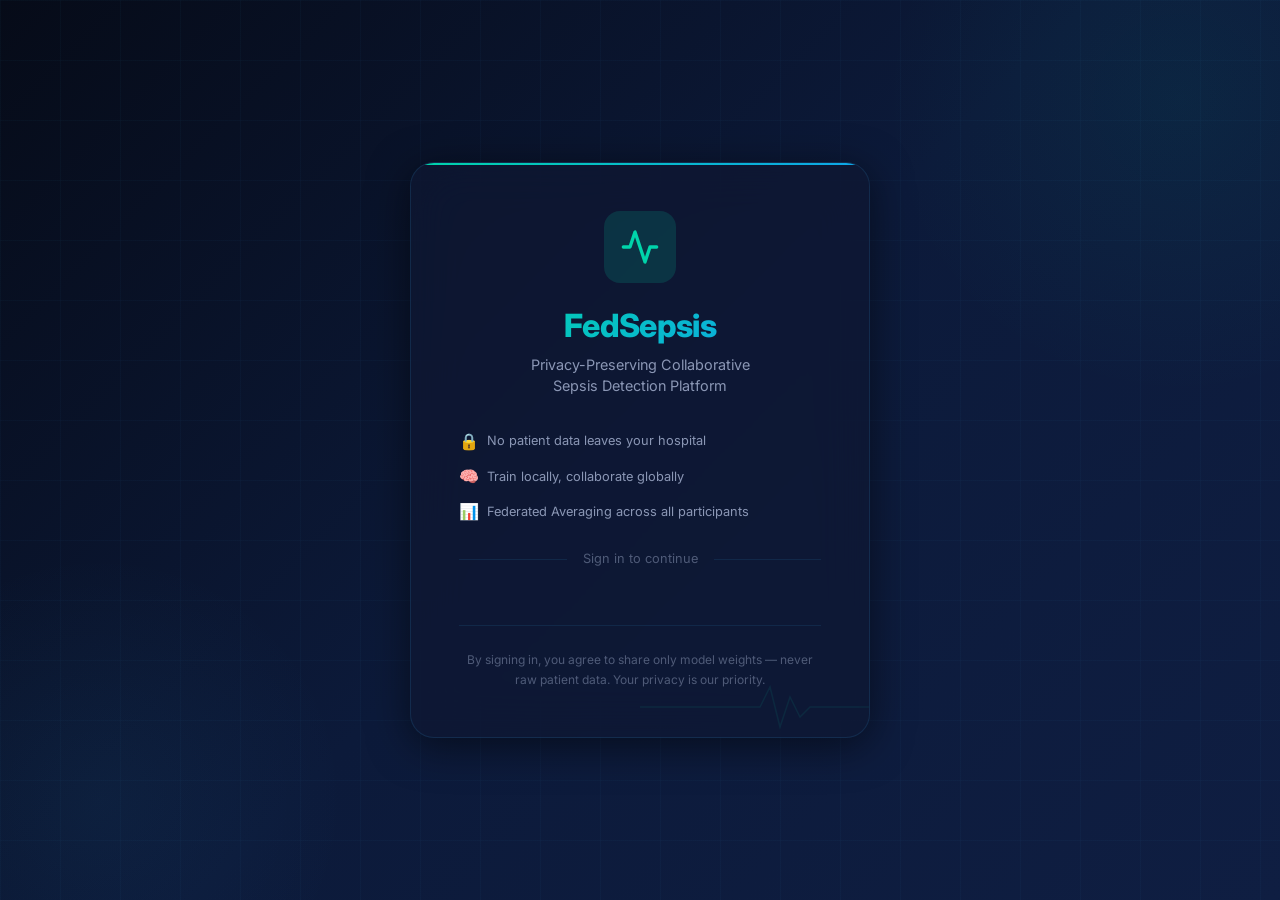
<file: frontend/index.html>
<!DOCTYPE html>
<html lang="en">
<head>
  <meta charset="UTF-8" />
  <meta name="viewport" content="width=device-width, initial-scale=1.0" />
  <title>FedSepsis — Privacy-Preserving Sepsis Detection</title>
  <meta name="description" content="Federated Learning platform for collaborative sepsis detection across hospitals while preserving patient data privacy." />
  <link rel="stylesheet" href="styles.css" />
  <script src="https://accounts.google.com/gsi/client" async defer></script>
</head>
<body>
  <div class="bg-animated"></div>
  <div class="grid-overlay"></div>

  <div class="login-container">
    <div class="login-card animate-in">

      <!-- Logo -->
      <div class="login-logo">
        <svg viewBox="0 0 24 24" fill="none" stroke="currentColor" stroke-width="2" stroke-linecap="round" stroke-linejoin="round">
          <path d="M22 12h-4l-3 9L9 3l-3 9H2" />
        </svg>
      </div>

      <!-- Title -->
      <h1 class="login-title">FedSepsis</h1>
      <p class="login-subtitle">
        Privacy-Preserving Collaborative<br />Sepsis Detection Platform
      </p>

      <!-- Description -->
      <div style="text-align: left; margin-bottom: 1.5rem;">
        <div style="display: flex; align-items: center; gap: 0.5rem; margin-bottom: 0.6rem;">
          <span style="color: var(--accent-teal);">🔒</span>
          <span style="font-size: 0.8rem; color: var(--text-secondary);">No patient data leaves your hospital</span>
        </div>
        <div style="display: flex; align-items: center; gap: 0.5rem; margin-bottom: 0.6rem;">
          <span style="color: var(--accent-blue);">🧠</span>
          <span style="font-size: 0.8rem; color: var(--text-secondary);">Train locally, collaborate globally</span>
        </div>
        <div style="display: flex; align-items: center; gap: 0.5rem;">
          <span style="color: var(--accent-purple);">📊</span>
          <span style="font-size: 0.8rem; color: var(--text-secondary);">Federated Averaging across all participants</span>
        </div>
      </div>

      <div class="login-divider">Sign in to continue</div>

      <!-- Google Sign-In Button -->
      <div class="google-btn-wrapper">
        <div id="google-signin-btn"></div>
      </div>

      <!-- Footer -->
      <div class="login-footer">
        <p>
          By signing in, you agree to share only model weights — never raw patient data.
          Your privacy is our priority.
        </p>
      </div>

      <!-- ECG decoration -->
      <div class="ecg-line">
        <svg width="1200" height="60" viewBox="0 0 1200 60">
          <polyline fill="none" stroke="rgba(0,212,170,0.6)" stroke-width="1.5"
            points="0,30 100,30 120,30 130,10 140,50 150,20 160,40 170,30 200,30 300,30 320,30 330,10 340,50 350,20 360,40 370,30 400,30 500,30 520,30 530,10 540,50 550,20 560,40 570,30 600,30 700,30 720,30 730,10 740,50 750,20 760,40 770,30 800,30 900,30 920,30 930,10 940,50 950,20 960,40 970,30 1000,30 1100,30 1120,30 1130,10 1140,50 1150,20 1160,40 1170,30 1200,30" />
        </svg>
      </div>
    </div>
  </div>

  <div class="toast-container" id="toast-container"></div>

  <script src="script.js"></script>
  <script>
    // Initialize Google Sign-In
    window.addEventListener('load', () => {
      if (typeof google !== 'undefined' && google.accounts) {
        initGoogleSignIn();
      } else {
        // Retry if GSI not loaded yet
        const interval = setInterval(() => {
          if (typeof google !== 'undefined' && google.accounts) {
            clearInterval(interval);
            initGoogleSignIn();
          }
        }, 200);
      }
    });

    function initGoogleSignIn() {
      google.accounts.id.initialize({
        client_id: CONFIG.GOOGLE_CLIENT_ID,
        callback: handleGoogleCredential,
      });

      google.accounts.id.renderButton(
        document.getElementById('google-signin-btn'),
        {
          theme: 'filled_blue',
          size: 'large',
          width: 280,
          text: 'signin_with',
          shape: 'pill',
        }
      );
    }

    async function handleGoogleCredential(response) {
      try {
        const result = await apiPost('/api/auth/google', {
          credential: response.credential,
        });

        if (result.token) {
          setToken(result.token);
          setUser(result.user);

          showToast('success', 'Welcome!', `Signed in as ${result.user.name || result.user.email}`);

          // Redirect based on role
          setTimeout(() => {
            if (result.user.role === 'admin') {
              window.location.href = '/admin.html';
            } else {
              window.location.href = '/dashboard.html';
            }
          }, 500);
        }
      } catch (error) {
        showToast('error', 'Sign-in Failed', error.message || 'Could not authenticate with Google');
      }
    }

    // Check if already logged in
    const token = getToken();
    if (token) {
      apiGet('/api/auth/me')
        .then(data => {
          if (data.user) {
            if (data.user.role === 'admin') {
              window.location.href = '/admin.html';
            } else {
              window.location.href = '/dashboard.html';
            }
          }
        })
        .catch(() => {
          clearAuth();
        });
    }
  </script>
</body>
</html>
</file>
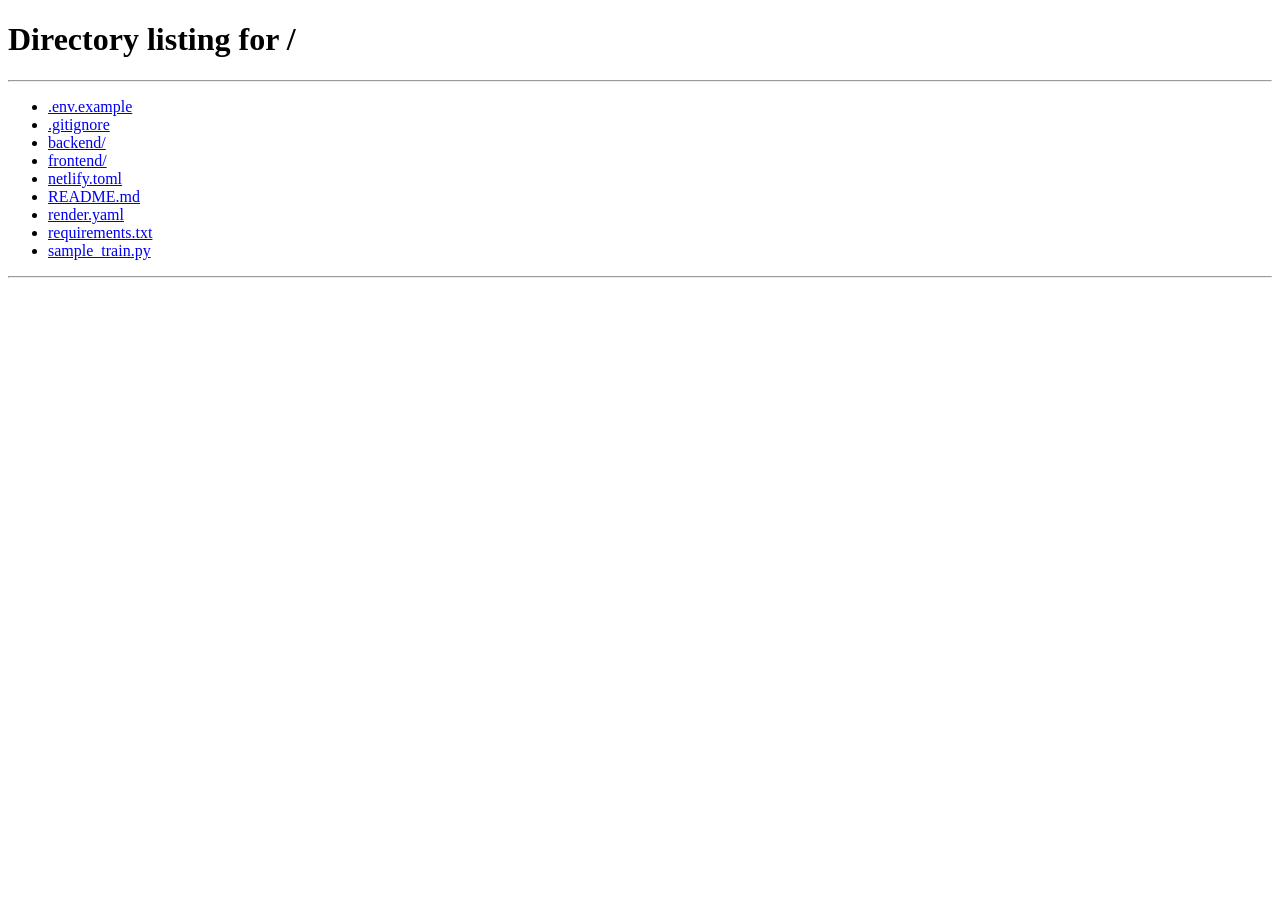
<file: frontend/admin.html>
<!DOCTYPE html>
<html lang="en">
<head>
  <meta charset="UTF-8" />
  <meta name="viewport" content="width=device-width, initial-scale=1.0" />
  <title>Admin Dashboard — FedSepsis</title>
  <meta name="description" content="Admin dashboard for managing federated learning aggregation across participating hospitals." />
    <link rel="stylesheet" href="styles.css" />
    <style>
      /* Modal Styles */
      .modal-overlay {
        position: fixed;
        inset: 0;
        background: rgba(0, 0, 0, 0.7);
        backdrop-filter: blur(8px);
        display: none;
        align-items: center;
        justify-content: center;
        z-index: 2000;
        padding: 1.5rem;
      }
      .modal-overlay.active {
        display: flex;
      }
      .modal-box {
        background: rgba(30, 41, 59, 0.8);
        border: 1px solid rgba(255, 255, 255, 0.1);
        border-radius: var(--radius-lg);
        padding: 2rem;
        box-shadow: var(--shadow-xl);
        width: 100%;
        position: relative;
      }
      .modal-header h3 {
        margin: 0;
        font-size: 1.2rem;
        color: var(--text-primary);
      }
      .modal-close {
        position: absolute;
        top: 1rem;
        right: 1.5rem;
        background: none;
        border: none;
        color: var(--text-secondary);
        font-size: 1.5rem;
        cursor: pointer;
      }
      .modal-body p {
        color: var(--text-secondary);
        margin-top: 1rem;
        line-height: 1.5;
      }
    </style>
</head>
<body>
  <div class="bg-animated"></div>
  <div class="grid-overlay"></div>

  <!-- Navbar -->
  <nav class="navbar">
    <div class="navbar-brand">
      <svg viewBox="0 0 24 24" fill="none" stroke="var(--accent-teal)" stroke-width="2" stroke-linecap="round" stroke-linejoin="round" width="28" height="28">
        <path d="M22 12h-4l-3 9L9 3l-3 9H2" />
      </svg>
      <h1>FedSepsis</h1>
    </div>
    <div class="navbar-user">
      <div class="navbar-user-info">
        <div class="navbar-user-name" id="admin-name">Admin</div>
        <div class="navbar-user-role" style="color: var(--accent-purple);">Administrator</div>
      </div>
      <div class="navbar-avatar" id="admin-avatar" style="background: linear-gradient(135deg, var(--accent-purple), var(--accent-blue));">A</div>
      <button class="btn btn-secondary" onclick="logout()" style="padding: 0.5rem 1rem; font-size: 0.8rem;">
        Logout
      </button>
    </div>
  </nav>

  <div class="page-container">

    <!-- Page Header -->
    <div class="page-header animate-in">
      <h2>Admin Dashboard</h2>
      <p>Monitor hospital participation, manage model weights, and perform federated aggregation.</p>
    </div>

    <!-- Stats Grid -->
    <div class="stats-grid animate-in">
      <div class="stat-card teal">
        <div class="stat-icon">🏥</div>
        <div class="stat-value" id="stat-hospitals">0</div>
        <div class="stat-label">Registered Hospitals</div>
      </div>
      <div class="stat-card blue">
        <div class="stat-icon">📦</div>
        <div class="stat-value" id="stat-uploads">0</div>
        <div class="stat-label">Total Uploads</div>
      </div>
      <div class="stat-card purple">
        <div class="stat-icon">🤝</div>
        <div class="stat-value" id="stat-participating">0</div>
        <div class="stat-label">Participating Hospitals</div>
      </div>
      <div class="stat-card amber">
        <div class="stat-icon">🧬</div>
        <div class="stat-value" id="stat-model-version">—</div>
        <div class="stat-label">Model Version</div>
      </div>
    </div>

    <!-- Main Content -->
    <div class="content-grid animate-in" style="animation-delay: 0.15s;">

      <!-- Aggregation Controls -->
      <div class="section-card">
        <div class="section-header">
          <h3>
            <svg viewBox="0 0 24 24" fill="none" stroke="var(--accent-teal)" stroke-width="2" width="18" height="18"><path d="M12 2l3.09 6.26L22 9.27l-5 4.87L18.18 22 12 18.56 5.82 22 7 14.14l-5-4.87 6.91-1.01L12 2z"/></svg>
            Federated Aggregation
          </h3>
        </div>
        <div class="section-body">
          <div class="aggregation-controls">
            <div class="aggregation-status" id="agg-status">
              <div class="agg-status-icon ready" id="agg-status-icon">⚡</div>
              <div class="agg-status-text">
                <h4 id="agg-status-title">Ready to Aggregate</h4>
                <p id="agg-status-desc">Click the button below to run Federated Averaging on all uploaded weights.</p>
              </div>
            </div>

            <button class="btn btn-primary" id="btn-aggregate" onclick="runAggregation()" style="width: 100%; padding: 1rem; font-size: 1rem;">
              <svg viewBox="0 0 24 24" fill="none" stroke="currentColor" stroke-width="2" width="20" height="20"><path d="M12 2l3.09 6.26L22 9.27l-5 4.87L18.18 22 12 18.56 5.82 22 7 14.14l-5-4.87 6.91-1.01L12 2z"/></svg>
              Run Federated Averaging (FedAvg)
            </button>

            <!-- Global Model Download -->
            <div id="global-model-section" class="hidden">
              <div style="display: flex; align-items: center; justify-content: space-between; padding: 1rem; background: rgba(10, 18, 40, 0.5); border-radius: var(--radius-md); border: 1px solid var(--border-subtle);">
                <div>
                  <h4 style="font-size: 0.9rem; margin-bottom: 0.15rem;">Global Model Available</h4>
                  <p style="font-size: 0.8rem; color: var(--text-secondary);" id="global-model-info">Version 1 • 0 participants</p>
                </div>
                <button class="btn btn-secondary" onclick="downloadGlobalModel()">
                  <svg viewBox="0 0 24 24" fill="none" stroke="currentColor" stroke-width="2" width="16" height="16"><path d="M21 15v4a2 2 0 01-2 2H5a2 2 0 01-2-2v-4"/><polyline points="7,10 12,15 17,10"/><line x1="12" y1="15" x2="12" y2="3"/></svg>
                  Download
                </button>
              </div>
            </div>
          </div>
        </div>
      </div>

      <!-- Uploads Chart -->
      <div class="section-card">
        <div class="section-header">
          <h3>
            <svg viewBox="0 0 24 24" fill="none" stroke="var(--accent-blue)" stroke-width="2" width="18" height="18"><line x1="18" y1="20" x2="18" y2="10"/><line x1="12" y1="20" x2="12" y2="4"/><line x1="6" y1="20" x2="6" y2="14"/></svg>
            Uploads per Hospital
          </h3>
        </div>
        <div class="section-body">
          <div class="chart-container" id="chart-container">
            <canvas id="uploads-chart"></canvas>
            <p class="table-empty" id="chart-empty" style="position: absolute; inset: 0; display: flex; align-items: center; justify-content: center;">No upload data available yet</p>
          </div>
        </div>
      </div>
    </div>

    <!-- Uploaded Weights -->
    <div class="content-grid single animate-in" style="animation-delay: 0.25s;">
      <div class="section-card">
        <div class="section-header">
          <h3>
            <svg viewBox="0 0 24 24" fill="none" stroke="var(--accent-purple)" stroke-width="2" width="18" height="18"><path d="M17 21v-2a4 4 0 00-4-4H5a4 4 0 00-4 4v2"/><circle cx="9" cy="7" r="4"/><path d="M23 21v-2a4 4 0 00-3-3.87"/><path d="M16 3.13a4 4 0 010 7.75"/></svg>
            Uploaded Weights
          </h3>
          <span class="badge badge-purple" id="weights-count">0 records</span>
        </div>
        <div class="section-body" style="padding: 0; overflow-x: auto;">
          <table class="data-table">
            <thead>
              <tr>
                <th>Hospital</th>
                <th>Email</th>
                <th>File</th>
                <th>Size</th>
                <th>Uploaded</th>
                <th>Status</th>
                <th>Action</th>
              </tr>
            </thead>
            <tbody id="weights-table-body">
              <tr>
                <td colspan="7" class="table-empty">No weights uploaded yet</td>
              </tr>
            </tbody>
          </table>
        </div>
      </div>
    </div>

    <!-- Registered Hospitals -->
    <div class="content-grid single animate-in" style="animation-delay: 0.28s;">
      <div class="section-card">
        <div class="section-header">
          <h3>
            <svg viewBox="0 0 24 24" fill="none" stroke="var(--accent-teal)" stroke-width="2" width="18" height="18"><path d="M3 9l9-7 9 7v11a2 2 0 0 1-2 2H5a2 2 0 0 1-2-2z"/><polyline points="9 22 9 12 15 12 15 22"/></svg>
            Registered Hospitals
          </h3>
          <span class="badge badge-teal" id="hospitals-count">0 record</span>
        </div>
        <div class="section-body" style="padding: 0; overflow-x: auto;">
          <table class="data-table">
            <thead>
              <tr>
                <th>Name</th>
                <th>Email</th>
                <th>Joined</th>
                <th>Action</th>
              </tr>
            </thead>
            <tbody id="hospitals-table-body">
              <tr>
                <td colspan="4" class="table-empty">No hospitals registered yet</td>
              </tr>
            </tbody>
          </table>
        </div>
      </div>
    </div>

    <!-- Aggregation History -->
    <div class="content-grid single animate-in" style="animation-delay: 0.3s;">
      <div class="section-card">
        <div class="section-header">
          <h3>
            <svg viewBox="0 0 24 24" fill="none" stroke="var(--accent-amber)" stroke-width="2" width="18" height="18"><circle cx="12" cy="12" r="10"/><polyline points="12,6 12,12 16,14"/></svg>
            Aggregation History
          </h3>
        </div>
        <div class="section-body" style="padding: 0;">
          <table class="data-table">
            <thead>
              <tr>
                <th>Version</th>
                <th>Participants</th>
                <th>Created</th>
                <th>Status</th>
                <th>Action</th>
              </tr>
            </thead>
            <tbody id="history-table-body">
              <tr>
                <td colspan="5" class="table-empty">No aggregations performed yet</td>
              </tr>
            </tbody>
          </table>
        </div>
      </div>
    </div>

  </div>

  <div class="toast-container" id="toast-container"></div>

  <!-- Custom Confirmation Modal -->
  <div class="modal-overlay" id="confirm-modal">
    <div class="modal-box animate-in" style="max-width: 400px;">
      <div class="modal-header">
        <h3 id="confirm-title">Confirm Action</h3>
        <button class="modal-close" onclick="closeConfirmModal()">&times;</button>
      </div>
      <div class="modal-body">
        <p id="confirm-message">Are you sure you want to proceed?</p>
      </div>
      <div class="modal-footer" style="display: flex; gap: 1rem; margin-top: 1.5rem;">
        <button class="btn btn-secondary" onclick="closeConfirmModal()" style="flex: 1;">Cancel</button>
        <button class="btn btn-primary" id="confirm-btn-ok" style="flex: 1; background: #ef4444; border-color: #ef4444;">Delete</button>
      </div>
    </div>
  </div>

  <script src="script.js"></script>
  <script>
    // Auth guard — admin only
    requireAuth('admin');

    // Populate admin info
    const user = getUser();
    if (user) {
      document.getElementById('admin-name').textContent = user.name || user.email;
      document.getElementById('admin-avatar').textContent = (user.name || user.email).charAt(0).toUpperCase();
    }

    // --- Load Dashboard Data ---
    async function loadDashboard() {
      await Promise.all([
        loadStats(),
        loadWeights(),
        loadHospitals(),
        loadGlobalModel(),
        loadHistory(),
      ]);
    }

    async function loadStats() {
      try {
        const data = await apiGet('/api/stats');
        document.getElementById('stat-hospitals').textContent = data.hospital_count;
        document.getElementById('stat-uploads').textContent = data.total_uploads;
        document.getElementById('stat-participating').textContent = data.participating_hospitals;

        // Render chart
        if (data.uploads_per_hospital && data.uploads_per_hospital.length > 0) {
          document.getElementById('chart-empty').style.display = 'none';
          renderChart(data.uploads_per_hospital);
        }
      } catch (error) {
        console.error('Failed to load stats:', error);
      }
    }

    async function loadWeights() {
      try {
        const data = await apiGet('/api/weights');
        const tbody = document.getElementById('weights-table-body');
        const countBadge = document.getElementById('weights-count');

        if (!data.weights || data.weights.length === 0) {
          tbody.innerHTML = '<tr><td colspan="6" class="table-empty">No weights uploaded yet</td></tr>';
          countBadge.textContent = '0 records';
          return;
        }

        countBadge.textContent = `${data.weights.length} record${data.weights.length !== 1 ? 's' : ''}`;

        tbody.innerHTML = data.weights.map(w => `
          <tr>
            <td style="color: var(--text-primary); font-weight: 500;">${w.hospital_name || '—'}</td>
            <td style="font-family: var(--font-mono); font-size: 0.8rem;">${w.email || '—'}</td>
            <td>${w.original_filename}</td>
            <td>${formatFileSize(w.file_size)}</td>
            <td>${formatDate(w.uploaded_at)}</td>
            <td><span class="status status-success"><span class="status-dot"></span>Ready</span></td>
            <td>
              <button class="btn btn-secondary btn-icon" onclick="deleteWeight(${w.id})" title="Delete Weight" style="padding: 0.3rem; min-width: auto; color: #ef4444; border-color: rgba(239, 68, 68, 0.2);">
                <svg viewBox="0 0 24 24" fill="none" stroke="currentColor" stroke-width="2" width="14" height="14"><polyline points="3 6 5 6 21 6"/><path d="M19 6v14a2 2 0 0 1-2 2H7a2 2 0 0 1-2-2V6m3 0V4a2 2 0 0 1 2-2h4a2 2 0 0 1 2 2v2"/><line x1="10" y1="11" x2="10" y2="17"/><line x1="14" y1="11" x2="14" y2="17"/></svg>
              </button>
            </td>
          </tr>
        `).join('');
      } catch (error) {
        console.error('Failed to load weights:', error);
      }
    }

    async function loadGlobalModel() {
      try {
        const data = await apiGet('/api/global_model');
        if (data.global_model) {
          document.getElementById('stat-model-version').textContent = `v${data.global_model.version}`;
          document.getElementById('global-model-section').classList.remove('hidden');
          document.getElementById('global-model-info').textContent =
            `Version ${data.global_model.version} • ${data.global_model.num_participants} participants • ${formatDate(data.global_model.created_at)}`;
        } else {
          document.getElementById('stat-model-version').textContent = '—';
        }
      } catch (error) {
        console.error('Failed to load global model:', error);
      }
    }

    async function loadHistory() {
      try {
        const data = await apiGet('/api/global_model/history');
        const tbody = document.getElementById('history-table-body');

        if (!data.history || data.history.length === 0) {
          tbody.innerHTML = '<tr><td colspan="5" class="table-empty">No aggregations performed yet</td></tr>';
          return;
        }

        tbody.innerHTML = data.history.map(m => `
          <tr>
            <td style="color: var(--text-primary); font-weight: 600;">v${m.version}</td>
            <td>${m.num_participants} hospitals</td>
            <td>${formatDate(m.created_at)}</td>
            <td><span class="status status-success"><span class="status-dot"></span>Complete</span></td>
            <td style="display: flex; gap: 0.5rem;">
              <button class="btn btn-secondary" onclick="downloadModel(${m.version})" style="padding: 0.3rem 0.8rem; font-size: 0.75rem;">
                Download
              </button>
              <button class="btn btn-secondary btn-icon" onclick="deleteGlobalModel(${m.id})" title="Delete Version" style="padding: 0.3rem; min-width: auto; color: #ef4444; border-color: rgba(239, 68, 68, 0.2);">
                <svg viewBox="0 0 24 24" fill="none" stroke="currentColor" stroke-width="2" width="14" height="14"><polyline points="3 6 5 6 21 6"/><path d="M19 6v14a2 2 0 0 1-2 2H7a2 2 0 0 1-2-2V6m3 0V4a2 2 0 0 1 2-2h4a2 2 0 0 1 2 2v2"/><line x1="10" y1="11" x2="10" y2="17"/><line x1="14" y1="11" x2="14" y2="17"/></svg>
              </button>
            </td>
          </tr>
        `).join('');
      } catch (error) {
        console.error('Failed to load history:', error);
      }
    }

    // --- Aggregation ---
    async function runAggregation() {
      const btn = document.getElementById('btn-aggregate');
      const statusIcon = document.getElementById('agg-status-icon');
      const statusTitle = document.getElementById('agg-status-title');
      const statusDesc = document.getElementById('agg-status-desc');

      btn.disabled = true;
      btn.innerHTML = '<span class="spinner"></span> Processing FedAvg...';
      statusIcon.className = 'agg-status-icon processing';
      statusIcon.textContent = '⏳';
      statusTitle.textContent = 'Aggregating...';
      statusDesc.textContent = 'Running Federated Averaging across all hospital weights...';

      try {
        const data = await apiPost('/api/aggregate', {});
        showToast('success', 'Aggregation Complete!',
          `Global model v${data.version} created from ${data.num_participants} hospitals.`);

        statusIcon.className = 'agg-status-icon ready';
        statusIcon.textContent = '✅';
        statusTitle.textContent = 'Aggregation Complete';
        statusDesc.textContent = `Model v${data.version} • ${data.num_participants} participants`;

        // Reload data
        await loadDashboard();

      } catch (error) {
        showToast('error', 'Aggregation Failed', error.message);
        statusIcon.className = 'agg-status-icon ready';
        statusIcon.textContent = '❌';
        statusTitle.textContent = 'Aggregation Failed';
        statusDesc.textContent = error.message;
      }

      btn.disabled = false;
      btn.innerHTML = `
        <svg viewBox="0 0 24 24" fill="none" stroke="currentColor" stroke-width="2" width="20" height="20"><path d="M12 2l3.09 6.26L22 9.27l-5 4.87L18.18 22 12 18.56 5.82 22 7 14.14l-5-4.87 6.91-1.01L12 2z"/></svg>
        Run Federated Averaging (FedAvg)
      `;
    }

    // --- Download ---
    async function downloadGlobalModel() {
      try {
        const response = await fetch('/api/global_model/download', {
          headers: { 'Authorization': `Bearer ${getToken()}` },
        });
        if (!response.ok) throw new Error('Download failed');
        const blob = await response.blob();
        const url = URL.createObjectURL(blob);
        const a = document.createElement('a');
        a.href = url;
        a.download = 'global_model.pkl';
        a.click();
        URL.revokeObjectURL(url);
        showToast('success', 'Download Started', 'Global model is downloading...');
      } catch (error) {
        showToast('error', 'Download Failed', error.message);
      }
    }

    function downloadModel(version) {
      downloadGlobalModel();
    }

    // --- Chart ---
    function renderChart(uploadsData) {
      const canvas = document.getElementById('uploads-chart');
      const ctx = canvas.getContext('2d');
      const container = document.getElementById('chart-container');

      // Set canvas size
      canvas.width = container.offsetWidth - 32;
      canvas.height = 220;

      const data = uploadsData;
      const maxVal = Math.max(...data.map(d => d.count), 1);
      const barWidth = Math.min(60, (canvas.width - 80) / data.length - 10);
      const chartHeight = canvas.height - 50;
      const startX = 50;
      const startY = 10;

      // Clear
      ctx.clearRect(0, 0, canvas.width, canvas.height);

      // Draw bars
      data.forEach((d, i) => {
        const barHeight = (d.count / maxVal) * (chartHeight - 20);
        const x = startX + i * (barWidth + 10);
        const y = startY + chartHeight - barHeight;

        // Gradient bar
        const gradient = ctx.createLinearGradient(x, y, x, startY + chartHeight);
        gradient.addColorStop(0, '#00d4aa');
        gradient.addColorStop(1, 'rgba(0, 212, 170, 0.2)');

        ctx.fillStyle = gradient;
        ctx.beginPath();
        ctx.roundRect(x, y, barWidth, barHeight, [4, 4, 0, 0]);
        ctx.fill();

        // Value on top
        ctx.fillStyle = '#e8ecf4';
        ctx.font = '600 12px Inter, sans-serif';
        ctx.textAlign = 'center';
        ctx.fillText(d.count, x + barWidth / 2, y - 6);

        // Label at bottom
        ctx.fillStyle = '#4f5b78';
        ctx.font = '500 10px Inter, sans-serif';
        const label = d.hospital.length > 10 ? d.hospital.substring(0, 9) + '…' : d.hospital;
        ctx.fillText(label, x + barWidth / 2, startY + chartHeight + 16);
      });

      // Y-axis line
      ctx.strokeStyle = 'rgba(56, 189, 248, 0.1)';
      ctx.lineWidth = 1;
      ctx.beginPath();
      ctx.moveTo(startX - 10, startY);
      ctx.lineTo(startX - 10, startY + chartHeight);
      ctx.stroke();
    }

    // --- Initialize ---
    loadDashboard();

    async function loadHospitals() {
      try {
        const data = await apiGet('/api/auth/admin/hospitals');
        const tbody = document.getElementById('hospitals-table-body');
        const countBadge = document.getElementById('hospitals-count');

        if (!data.hospitals || data.hospitals.length === 0) {
          tbody.innerHTML = '<tr><td colspan="4" class="table-empty">No hospitals registered yet</td></tr>';
          countBadge.textContent = '0 records';
          return;
        }

        countBadge.textContent = `${data.hospitals.length} record${data.hospitals.length !== 1 ? 's' : ''}`;

        tbody.innerHTML = data.hospitals.map(h => `
          <tr>
            <td style="color: var(--text-primary); font-weight: 500;">${h.name || '—'}</td>
            <td style="font-family: var(--font-mono); font-size: 0.8rem;">${h.email}</td>
            <td>${formatDate(h.created_at)}</td>
            <td>
              <button class="btn btn-secondary btn-icon" onclick="deleteHospital(${h.id}, '${h.email}')" title="Delete Hospital" style="padding: 0.3rem; min-width: auto; color: #ef4444; border-color: rgba(239, 68, 68, 0.2);">
                <svg viewBox="0 0 24 24" fill="none" stroke="currentColor" stroke-width="2" width="14" height="14"><polyline points="3 6 5 6 21 6"/><path d="M19 6v14a2 2 0 0 1-2 2H7a2 2 0 0 1-2-2V6m3 0V4a2 2 0 0 1 2-2h4a2 2 0 0 1 2 2v2"/><line x1="10" y1="11" x2="10" y2="17"/><line x1="14" y1="11" x2="14" y2="17"/></svg>
              </button>
            </td>
          </tr>
        `).join('');
      } catch (error) {
        console.error('Failed to load hospitals:', error);
      }
    }

    // --- Deletions ---
    let confirmResolve = null;

    function showConfirmModal(title, message, isDelete = true) {
      return new Promise((resolve) => {
        document.getElementById('confirm-title').textContent = title;
        document.getElementById('confirm-message').textContent = message;
        
        const okBtn = document.getElementById('confirm-btn-ok');
        okBtn.textContent = isDelete ? 'Delete' : 'Confirm';
        okBtn.style.background = isDelete ? '#ef4444' : 'var(--accent-teal)';
        okBtn.style.borderColor = okBtn.style.background;
        
        const modal = document.getElementById('confirm-modal');
        modal.classList.add('active');
        
        // Handle OK
        okBtn.onclick = () => {
          modal.classList.remove('active');
          resolve(true);
        };
        
        // Handle Cancel (via confirmResolve for external close)
        confirmResolve = (val) => {
          modal.classList.remove('active');
          resolve(val);
        };
      });
    }

    function closeConfirmModal() {
      if (confirmResolve) confirmResolve(false);
      confirmResolve = null;
    }

    async function deleteHospital(id, email) {
      const confirmed = await showConfirmModal('Delete Hospital', `Are you sure you want to delete hospital ${email}? This will remove ALL their uploaded weights.`);
      if (!confirmed) return;
      
      try {
        await apiDelete(`/api/auth/admin/hospitals/${id}`);
        showToast('success', 'Hospital Deleted', `Hospital ${email} has been removed.`);
        await loadDashboard();
      } catch (error) {
        showToast('error', 'Deletion Failed', error.message);
      }
    }

    async function deleteWeight(id) {
      const confirmed = await showConfirmModal('Delete Weight', 'Are you sure you want to delete this specific weight file?');
      if (!confirmed) return;

      try {
        await apiDelete(`/api/weights/${id}`);
        showToast('success', 'Weight Deleted', 'The weight file has been removed.');
        await loadDashboard();
      } catch (error) {
        showToast('error', 'Deletion Failed', error.message);
      }
    }

    async function deleteGlobalModel(id) {
      const confirmed = await showConfirmModal('Delete Version', 'Are you sure you want to delete this global model version?');
      if (!confirmed) return;

      try {
        await apiDelete(`/api/global_model/${id}`);
        showToast('success', 'Model Deleted', 'Global model version removed from history.');
        await loadDashboard();
      } catch (error) {
        showToast('error', 'Deletion Failed', error.message);
      }
    }
  </script>
</body>
</html>
</file>
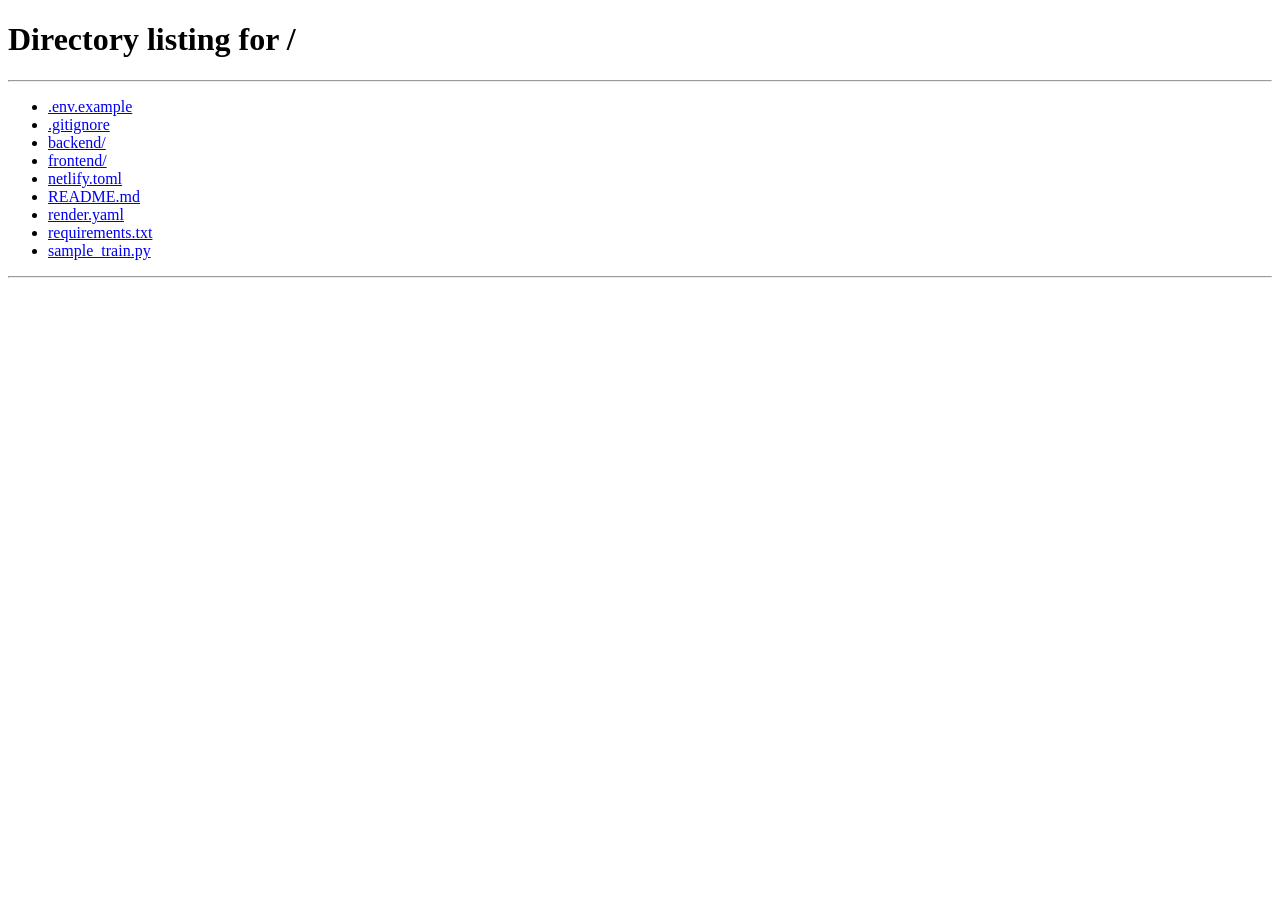
<file: frontend/dashboard.html>
<!DOCTYPE html>
<html lang="en">
<head>
  <meta charset="UTF-8" />
  <meta name="viewport" content="width=device-width, initial-scale=1.0" />
  <title>Hospital Dashboard — FedSepsis</title>
  <meta name="description" content="Hospital dashboard for uploading trained model weights to the federated learning sepsis detection platform." />
  <link rel="stylesheet" href="styles.css" />
</head>
<body>
  <div class="bg-animated"></div>
  <div class="grid-overlay"></div>

  <!-- Navbar -->
  <nav class="navbar" id="navbar">
    <div class="navbar-brand">
      <svg viewBox="0 0 24 24" fill="none" stroke="var(--accent-teal)" stroke-width="2" stroke-linecap="round" stroke-linejoin="round" width="28" height="28">
        <path d="M22 12h-4l-3 9L9 3l-3 9H2" />
      </svg>
      <h1>FedSepsis</h1>
    </div>
    <div class="navbar-user">
      <div class="navbar-user-info">
        <div class="navbar-user-name" id="user-name">Hospital</div>
        <div class="navbar-user-role">Hospital</div>
      </div>
      <div class="navbar-avatar" id="user-avatar">H</div>
      <button class="btn btn-secondary" onclick="logout()" style="padding: 0.5rem 1rem; font-size: 0.8rem;">
        Logout
      </button>
    </div>
  </nav>

  <div class="page-container">

    <!-- Page Header -->
    <div class="page-header animate-in">
      <h2>Hospital Dashboard</h2>
      <p>Upload your locally trained model weights to contribute to the global sepsis detection model.</p>
    </div>

    <!-- Model Info Cards -->
    <div class="content-grid triple animate-in">

      <!-- Model Architecture -->
      <div class="section-card">
        <div class="section-header">
          <h3>
            <svg viewBox="0 0 24 24" fill="none" stroke="var(--accent-teal)" stroke-width="2" width="18" height="18"><circle cx="12" cy="12" r="10"/><path d="M12 6v6l4 2"/></svg>
            Model Architecture
          </h3>
          <span class="badge badge-teal">Neural Network</span>
        </div>
        <div class="section-body">
          <div class="model-arch">
            <div class="layer-node">
              <div class="layer-circle input">32</div>
              <span class="layer-label">Input</span>
            </div>
            <div class="layer-connector"></div>
            <div class="layer-node">
              <div class="layer-circle hidden">16</div>
              <span class="layer-label">Hidden</span>
            </div>
            <div class="layer-connector second"></div>
            <div class="layer-node">
              <div class="layer-circle output">1</div>
              <span class="layer-label">Output</span>
            </div>
          </div>
          <p style="text-align: center; font-size: 0.8rem; color: var(--text-muted); margin-top: 0.5rem;">
            Feedforward Neural Network (32 → 16 → 1)
          </p>
        </div>
      </div>

      <!-- Required Features -->
      <div class="section-card">
        <div class="section-header">
          <h3>
            <svg viewBox="0 0 24 24" fill="none" stroke="var(--accent-blue)" stroke-width="2" width="18" height="18"><path d="M14 2H6a2 2 0 00-2 2v16a2 2 0 002 2h12a2 2 0 002-2V8z"/><polyline points="14,2 14,8 20,8"/></svg>
            Input Features
          </h3>
          <span class="badge badge-blue">18 features</span>
        </div>
        <div class="section-body">
          <div class="features-grid">
            <div class="feature-chip vital"><span class="chip-dot"></span>HR</div>
            <div class="feature-chip vital"><span class="chip-dot"></span>O2Sat</div>
            <div class="feature-chip vital"><span class="chip-dot"></span>Temp</div>
            <div class="feature-chip vital"><span class="chip-dot"></span>SBP</div>
            <div class="feature-chip vital"><span class="chip-dot"></span>MAP</div>
            <div class="feature-chip vital"><span class="chip-dot"></span>DBP</div>
            <div class="feature-chip vital"><span class="chip-dot"></span>Resp</div>
            <div class="feature-chip demo"><span class="chip-dot"></span>Age</div>
            <div class="feature-chip demo"><span class="chip-dot"></span>Gender</div>
            <div class="feature-chip demo"><span class="chip-dot"></span>ICULOS</div>
            <div class="feature-chip lab"><span class="chip-dot"></span>Creatinine</div>
            <div class="feature-chip lab"><span class="chip-dot"></span>Glucose</div>
            <div class="feature-chip lab"><span class="chip-dot"></span>Lactate</div>
            <div class="feature-chip lab"><span class="chip-dot"></span>WBC</div>
            <div class="feature-chip lab"><span class="chip-dot"></span>Platelets</div>
            <div class="feature-chip lab"><span class="chip-dot"></span>Hgb</div>
            <div class="feature-chip lab"><span class="chip-dot"></span>Hct</div>
            <div class="feature-chip lab"><span class="chip-dot"></span>BUN</div>
          </div>
          <div style="display: flex; gap: 1rem; margin-top: 1rem; font-size: 0.7rem;">
            <span style="display: flex; align-items: center; gap: 4px;"><span style="width:8px;height:8px;border-radius:50%;background:var(--accent-teal);"></span> Vitals</span>
            <span style="display: flex; align-items: center; gap: 4px;"><span style="width:8px;height:8px;border-radius:50%;background:var(--accent-blue);"></span> Demographics</span>
            <span style="display: flex; align-items: center; gap: 4px;"><span style="width:8px;height:8px;border-radius:50%;background:var(--accent-purple);"></span> Lab Values</span>
          </div>
        </div>
      </div>

      <!-- Instructions -->
      <div class="section-card">
        <div class="section-header">
          <h3>
            <svg viewBox="0 0 24 24" fill="none" stroke="var(--accent-amber)" stroke-width="2" width="18" height="18"><path d="M12 22c5.523 0 10-4.477 10-10S17.523 2 12 2 2 6.477 2 12s4.477 10 10 10z"/><path d="M12 8v4M12 16h.01"/></svg>
            Instructions
          </h3>
        </div>
        <div class="section-body">
          <ul class="instruction-list">
            <li>
              <div class="instruction-icon">1</div>
              <span>Train the model <strong>locally</strong> using your hospital dataset on the given architecture.</span>
            </li>
            <li>
              <div class="instruction-icon">2</div>
              <span>Extract weights using <code class="font-mono" style="background: rgba(0,212,170,0.1); padding: 0.1rem 0.4rem; border-radius: 4px; color: var(--accent-teal);">model.get_weights()</code></span>
            </li>
            <li>
              <div class="instruction-icon">3</div>
              <span>Save as <strong>.pkl</strong> file and upload below. Only model weights are accepted.</span>
            </li>
          </ul>
          <div class="instruction-warning">
            <svg viewBox="0 0 24 24" fill="none" stroke="currentColor" stroke-width="2" width="16" height="16"><path d="M10.29 3.86L1.82 18a2 2 0 001.71 3h16.94a2 2 0 001.71-3L13.71 3.86a2 2 0 00-3.42 0z"/><line x1="12" y1="9" x2="12" y2="13"/><line x1="12" y1="17" x2="12.01" y2="17"/></svg>
            Do NOT upload raw patient data. Only model weights (.pkl) are allowed.
          </div>
        </div>
      </div>
    </div>

    <!-- Upload Section -->
    <div class="content-grid animate-in" style="animation-delay: 0.2s;">
      <!-- Upload Zone -->
      <div class="section-card">
        <div class="section-header">
          <h3>
            <svg viewBox="0 0 24 24" fill="none" stroke="var(--accent-teal)" stroke-width="2" width="18" height="18"><path d="M21 15v4a2 2 0 01-2 2H5a2 2 0 01-2-2v-4"/><polyline points="17,8 12,3 7,8"/><line x1="12" y1="3" x2="12" y2="15"/></svg>
            Upload Model Weights
          </h3>
        </div>
        <div class="section-body">
          <div class="upload-zone" id="upload-zone">
            <input type="file" id="file-input" accept=".pkl" style="display: none;" />
            <div class="upload-icon">
              <svg viewBox="0 0 24 24" fill="none" stroke="currentColor" stroke-width="2" width="28" height="28">
                <path d="M21 15v4a2 2 0 01-2 2H5a2 2 0 01-2-2v-4" />
                <polyline points="17,8 12,3 7,8" />
                <line x1="12" y1="3" x2="12" y2="15" />
              </svg>
            </div>
            <p class="upload-title">Drop your weights file here</p>
            <p class="upload-subtitle">or click to browse files</p>
            <p class="upload-constraint">
              <svg viewBox="0 0 24 24" fill="none" stroke="currentColor" stroke-width="2" width="14" height="14"><path d="M12 22c5.523 0 10-4.477 10-10S17.523 2 12 2 2 6.477 2 12s4.477 10 10 10z"/><path d="M12 8v4M12 16h.01"/></svg>
              Only .pkl files are accepted
            </p>
            <div class="upload-progress" id="upload-progress">
              <div class="progress-bar-container">
                <div class="progress-bar" id="progress-bar"></div>
              </div>
              <p class="progress-text" id="progress-text">Uploading...</p>
            </div>
          </div>
        </div>
      </div>

      <!-- Upload History -->
      <div class="section-card">
        <div class="section-header">
          <h3>
            <svg viewBox="0 0 24 24" fill="none" stroke="var(--accent-blue)" stroke-width="2" width="18" height="18"><circle cx="12" cy="12" r="10"/><polyline points="12,6 12,12 16,14"/></svg>
            Upload History
          </h3>
          <span class="badge badge-blue" id="upload-count">0 uploads</span>
        </div>
        <div class="section-body" style="padding: 0;">
          <table class="data-table">
            <thead>
              <tr>
                <th>File</th>
                <th>Size</th>
                <th>Date</th>
                <th>Status</th>
              </tr>
            </thead>
            <tbody id="upload-history-body">
              <tr>
                <td colspan="4" class="table-empty">No uploads yet. Upload your first model weights above.</td>
              </tr>
            </tbody>
          </table>
        </div>
      </div>
    </div>

  </div>

  <div class="toast-container" id="toast-container"></div>

  <script src="script.js"></script>
  <script>
    // Auth guard
    requireAuth('hospital');

    // Populate user info
    const user = getUser();
    if (user) {
      document.getElementById('user-name').textContent = user.name || user.email;
      document.getElementById('user-avatar').textContent = (user.name || user.email).charAt(0).toUpperCase();
    }

    // --- Upload Logic ---
    const uploadZone = document.getElementById('upload-zone');
    const fileInput = document.getElementById('file-input');
    const uploadProgress = document.getElementById('upload-progress');
    const progressBar = document.getElementById('progress-bar');
    const progressText = document.getElementById('progress-text');

    // Click to browse
    uploadZone.addEventListener('click', (e) => {
      if (e.target === fileInput) return;
      fileInput.click();
    });

    // Drag and drop
    uploadZone.addEventListener('dragover', (e) => {
      e.preventDefault();
      uploadZone.classList.add('dragover');
    });

    uploadZone.addEventListener('dragleave', () => {
      uploadZone.classList.remove('dragover');
    });

    uploadZone.addEventListener('drop', (e) => {
      e.preventDefault();
      uploadZone.classList.remove('dragover');
      const files = e.dataTransfer.files;
      if (files.length > 0) handleFileUpload(files[0]);
    });

    fileInput.addEventListener('change', () => {
      if (fileInput.files.length > 0) {
        handleFileUpload(fileInput.files[0]);
      }
    });

    async function handleFileUpload(file) {
      // Validate
      if (!file.name.endsWith('.pkl')) {
        showToast('error', 'Invalid File', 'Only .pkl files are allowed. Please upload a pickle file.');
        return;
      }

      // Show progress
      uploadProgress.classList.add('active');
      progressBar.style.width = '0%';
      progressText.textContent = 'Uploading...';

      // Simulate progress
      let progress = 0;
      const progressInterval = setInterval(() => {
        progress += Math.random() * 15;
        if (progress > 90) progress = 90;
        progressBar.style.width = progress + '%';
      }, 200);

      try {
        const formData = new FormData();
        formData.append('file', file);

        const response = await fetch('/api/upload_weights', {
          method: 'POST',
          headers: {
            'Authorization': `Bearer ${getToken()}`,
          },
          body: formData,
        });

        clearInterval(progressInterval);

        if (!response.ok) {
          const err = await response.json();
          throw new Error(err.detail || 'Upload failed');
        }

        const data = await response.json();
        progressBar.style.width = '100%';
        progressText.textContent = 'Upload complete!';

        showToast('success', 'Upload Successful', `"${file.name}" has been uploaded successfully.`);

        // Refresh history
        setTimeout(() => {
          uploadProgress.classList.remove('active');
          loadUploadHistory();
        }, 1500);

      } catch (error) {
        clearInterval(progressInterval);
        uploadProgress.classList.remove('active');
        showToast('error', 'Upload Failed', error.message);
      }

      // Reset file input
      fileInput.value = '';
    }

    // --- Upload History ---
    async function loadUploadHistory() {
      try {
        const data = await apiGet('/api/weights');
        const tbody = document.getElementById('upload-history-body');
        const countBadge = document.getElementById('upload-count');

        if (!data.weights || data.weights.length === 0) {
          tbody.innerHTML = '<tr><td colspan="4" class="table-empty">No uploads yet. Upload your first model weights above.</td></tr>';
          countBadge.textContent = '0 uploads';
          return;
        }

        countBadge.textContent = `${data.weights.length} upload${data.weights.length !== 1 ? 's' : ''}`;

        tbody.innerHTML = data.weights.map(w => `
          <tr>
            <td style="color: var(--text-primary); font-weight: 500;">${w.original_filename}</td>
            <td>${formatFileSize(w.file_size)}</td>
            <td>${formatDate(w.uploaded_at)}</td>
            <td><span class="status status-success"><span class="status-dot"></span>Uploaded</span></td>
          </tr>
        `).join('');

      } catch (error) {
        console.error('Failed to load upload history:', error);
      }
    }

    // Load on page ready
    loadUploadHistory();
  </script>
</body>
</html>
</file>
<file: frontend/styles.css>
/* ============================================
   FedSepsis — Design System & Global Styles
   ============================================ */

@import url('https://fonts.googleapis.com/css2?family=Inter:wght@300;400;500;600;700;800&family=JetBrains+Mono:wght@400;500&display=swap');

/* ---- CSS Custom Properties ---- */
:root {
  /* Colors — Dark Medical Theme */
  --bg-primary: #060b18;
  --bg-secondary: #0c1429;
  --bg-card: rgba(15, 23, 50, 0.7);
  --bg-card-hover: rgba(20, 30, 65, 0.85);
  --bg-glass: rgba(15, 25, 55, 0.55);
  --bg-input: rgba(10, 18, 40, 0.8);

  --border-subtle: rgba(56, 189, 248, 0.1);
  --border-glow: rgba(0, 212, 170, 0.3);
  --border-card: rgba(56, 189, 248, 0.12);

  --text-primary: #e8ecf4;
  --text-secondary: #8b97b5;
  --text-muted: #4f5b78;
  --text-accent: #00d4aa;

  --accent-teal: #00d4aa;
  --accent-teal-dim: rgba(0, 212, 170, 0.15);
  --accent-blue: #38bdf8;
  --accent-blue-dim: rgba(56, 189, 248, 0.12);
  --accent-purple: #a78bfa;
  --accent-purple-dim: rgba(167, 139, 250, 0.12);
  --accent-amber: #fbbf24;
  --accent-amber-dim: rgba(251, 191, 36, 0.12);
  --accent-red: #f87171;
  --accent-red-dim: rgba(248, 113, 113, 0.12);

  --gradient-hero: linear-gradient(135deg, #060b18 0%, #0c1a3a 50%, #0f1e42 100%);
  --gradient-card: linear-gradient(135deg, rgba(15, 23, 50, 0.8), rgba(10, 18, 40, 0.6));
  --gradient-teal: linear-gradient(135deg, #00d4aa, #0ea5e9);
  --gradient-btn: linear-gradient(135deg, #00d4aa 0%, #0ea5e9 100%);
  --gradient-btn-hover: linear-gradient(135deg, #00e6b8 0%, #22b8f0 100%);

  --shadow-sm: 0 2px 8px rgba(0, 0, 0, 0.3);
  --shadow-md: 0 4px 20px rgba(0, 0, 0, 0.4);
  --shadow-lg: 0 8px 40px rgba(0, 0, 0, 0.5);
  --shadow-glow-teal: 0 0 30px rgba(0, 212, 170, 0.15);
  --shadow-glow-blue: 0 0 30px rgba(56, 189, 248, 0.15);

  --radius-sm: 8px;
  --radius-md: 12px;
  --radius-lg: 16px;
  --radius-xl: 24px;
  --radius-full: 9999px;

  --font-sans: 'Inter', -apple-system, BlinkMacSystemFont, 'Segoe UI', sans-serif;
  --font-mono: 'JetBrains Mono', 'Fira Code', monospace;

  --transition-fast: 150ms cubic-bezier(0.4, 0, 0.2, 1);
  --transition-base: 250ms cubic-bezier(0.4, 0, 0.2, 1);
  --transition-slow: 400ms cubic-bezier(0.4, 0, 0.2, 1);
}

/* ---- Reset & Base ---- */
*, *::before, *::after {
  margin: 0;
  padding: 0;
  box-sizing: border-box;
}

html {
  font-size: 16px;
  scroll-behavior: smooth;
  -webkit-font-smoothing: antialiased;
  -moz-osx-font-smoothing: grayscale;
}

body {
  font-family: var(--font-sans);
  background: var(--bg-primary);
  color: var(--text-primary);
  line-height: 1.6;
  min-height: 100vh;
  overflow-x: hidden;
}

/* ---- Animated Background ---- */
.bg-animated {
  position: fixed;
  inset: 0;
  z-index: -1;
  background: var(--gradient-hero);
  overflow: hidden;
}

.bg-animated::before {
  content: '';
  position: absolute;
  width: 600px;
  height: 600px;
  border-radius: 50%;
  background: radial-gradient(circle, rgba(0, 212, 170, 0.06), transparent 70%);
  top: -200px;
  right: -200px;
  animation: float-orb 20s ease-in-out infinite;
}

.bg-animated::after {
  content: '';
  position: absolute;
  width: 500px;
  height: 500px;
  border-radius: 50%;
  background: radial-gradient(circle, rgba(56, 189, 248, 0.05), transparent 70%);
  bottom: -150px;
  left: -150px;
  animation: float-orb 25s ease-in-out infinite reverse;
}

@keyframes float-orb {
  0%, 100% { transform: translate(0, 0) scale(1); }
  33% { transform: translate(30px, -40px) scale(1.05); }
  66% { transform: translate(-20px, 20px) scale(0.95); }
}

/* ---- Grid Lines (subtle background pattern) ---- */
.grid-overlay {
  position: fixed;
  inset: 0;
  z-index: -1;
  background-image:
    linear-gradient(rgba(56, 189, 248, 0.03) 1px, transparent 1px),
    linear-gradient(90deg, rgba(56, 189, 248, 0.03) 1px, transparent 1px);
  background-size: 60px 60px;
  pointer-events: none;
}

/* ---- Typography ---- */
h1, h2, h3, h4, h5, h6 {
  font-weight: 700;
  line-height: 1.2;
  letter-spacing: -0.02em;
}

h1 { font-size: 2.5rem; }
h2 { font-size: 1.75rem; }
h3 { font-size: 1.25rem; }
h4 { font-size: 1.1rem; }

a {
  color: var(--accent-teal);
  text-decoration: none;
  transition: color var(--transition-fast);
}

a:hover {
  color: var(--accent-blue);
}

/* ---- Glassmorphism Card ---- */
.glass-card {
  background: var(--bg-card);
  backdrop-filter: blur(20px);
  -webkit-backdrop-filter: blur(20px);
  border: 1px solid var(--border-card);
  border-radius: var(--radius-lg);
  padding: 1.75rem;
  transition: all var(--transition-base);
  position: relative;
  overflow: hidden;
}

.glass-card::before {
  content: '';
  position: absolute;
  top: 0;
  left: 0;
  right: 0;
  height: 1px;
  background: linear-gradient(90deg, transparent, rgba(56, 189, 248, 0.2), transparent);
}

.glass-card:hover {
  background: var(--bg-card-hover);
  border-color: rgba(56, 189, 248, 0.2);
  box-shadow: var(--shadow-glow-blue);
  transform: translateY(-2px);
}

/* ---- Buttons ---- */
.btn {
  display: inline-flex;
  align-items: center;
  justify-content: center;
  gap: 0.5rem;
  padding: 0.75rem 1.5rem;
  border: none;
  border-radius: var(--radius-md);
  font-family: var(--font-sans);
  font-size: 0.9rem;
  font-weight: 600;
  cursor: pointer;
  transition: all var(--transition-base);
  position: relative;
  overflow: hidden;
  text-decoration: none;
}

.btn-primary {
  background: var(--gradient-btn);
  color: #fff;
  box-shadow: 0 4px 15px rgba(0, 212, 170, 0.3);
}

.btn-primary:hover {
  background: var(--gradient-btn-hover);
  box-shadow: 0 6px 25px rgba(0, 212, 170, 0.45);
  transform: translateY(-2px);
}

.btn-primary:active {
  transform: translateY(0);
}

.btn-secondary {
  background: var(--bg-glass);
  color: var(--text-primary);
  border: 1px solid var(--border-card);
}

.btn-secondary:hover {
  background: var(--bg-card-hover);
  border-color: var(--accent-teal);
}

.btn-danger {
  background: rgba(248, 113, 113, 0.15);
  color: var(--accent-red);
  border: 1px solid rgba(248, 113, 113, 0.2);
}

.btn-danger:hover {
  background: rgba(248, 113, 113, 0.25);
  box-shadow: 0 4px 15px rgba(248, 113, 113, 0.2);
}

.btn:disabled {
  opacity: 0.5;
  cursor: not-allowed;
  transform: none !important;
  box-shadow: none !important;
}

.btn-icon {
  width: 40px;
  height: 40px;
  padding: 0;
  border-radius: var(--radius-sm);
}

/* ---- Navbar ---- */
.navbar {
  display: flex;
  align-items: center;
  justify-content: space-between;
  padding: 1rem 2rem;
  background: rgba(6, 11, 24, 0.85);
  backdrop-filter: blur(20px);
  border-bottom: 1px solid var(--border-subtle);
  position: sticky;
  top: 0;
  z-index: 100;
}

.navbar-brand {
  display: flex;
  align-items: center;
  gap: 0.75rem;
}

.navbar-brand svg {
  width: 32px;
  height: 32px;
}

.navbar-brand h1 {
  font-size: 1.35rem;
  background: var(--gradient-teal);
  -webkit-background-clip: text;
  -webkit-text-fill-color: transparent;
  background-clip: text;
  letter-spacing: -0.01em;
}

.navbar-user {
  display: flex;
  align-items: center;
  gap: 1rem;
}

.navbar-user-info {
  text-align: right;
}

.navbar-user-name {
  font-size: 0.9rem;
  font-weight: 600;
  color: var(--text-primary);
}

.navbar-user-role {
  font-size: 0.75rem;
  color: var(--accent-teal);
  text-transform: uppercase;
  letter-spacing: 0.05em;
}

.navbar-avatar {
  width: 36px;
  height: 36px;
  border-radius: var(--radius-full);
  background: var(--gradient-teal);
  display: flex;
  align-items: center;
  justify-content: center;
  font-weight: 700;
  font-size: 0.85rem;
  color: #fff;
}

/* ---- Page Container ---- */
.page-container {
  max-width: 1200px;
  margin: 0 auto;
  padding: 2rem;
}

/* ---- Page Header ---- */
.page-header {
  margin-bottom: 2rem;
}

.page-header h2 {
  font-size: 1.75rem;
  margin-bottom: 0.5rem;
}

.page-header p {
  color: var(--text-secondary);
  font-size: 0.95rem;
}

/* ---- Stats Grid ---- */
.stats-grid {
  display: grid;
  grid-template-columns: repeat(auto-fit, minmax(220px, 1fr));
  gap: 1.25rem;
  margin-bottom: 2rem;
}

.stat-card {
  background: var(--bg-card);
  border: 1px solid var(--border-card);
  border-radius: var(--radius-md);
  padding: 1.5rem;
  position: relative;
  overflow: hidden;
  transition: all var(--transition-base);
}

.stat-card:hover {
  border-color: rgba(56, 189, 248, 0.2);
  box-shadow: var(--shadow-glow-blue);
  transform: translateY(-2px);
}

.stat-card::before {
  content: '';
  position: absolute;
  top: 0;
  left: 0;
  right: 0;
  height: 2px;
}

.stat-card.teal::before { background: var(--gradient-teal); }
.stat-card.blue::before { background: linear-gradient(90deg, var(--accent-blue), var(--accent-purple)); }
.stat-card.purple::before { background: linear-gradient(90deg, var(--accent-purple), #e879f9); }
.stat-card.amber::before { background: linear-gradient(90deg, var(--accent-amber), #fb923c); }

.stat-icon {
  width: 44px;
  height: 44px;
  border-radius: var(--radius-sm);
  display: flex;
  align-items: center;
  justify-content: center;
  margin-bottom: 1rem;
  font-size: 1.25rem;
}

.stat-card.teal .stat-icon { background: var(--accent-teal-dim); color: var(--accent-teal); }
.stat-card.blue .stat-icon { background: var(--accent-blue-dim); color: var(--accent-blue); }
.stat-card.purple .stat-icon { background: var(--accent-purple-dim); color: var(--accent-purple); }
.stat-card.amber .stat-icon { background: var(--accent-amber-dim); color: var(--accent-amber); }

.stat-value {
  font-size: 2rem;
  font-weight: 800;
  line-height: 1;
  margin-bottom: 0.35rem;
}

.stat-label {
  font-size: 0.8rem;
  color: var(--text-secondary);
  text-transform: uppercase;
  letter-spacing: 0.05em;
}

/* ---- Content Grid ---- */
.content-grid {
  display: grid;
  grid-template-columns: 1fr 1fr;
  gap: 1.5rem;
  margin-bottom: 2rem;
}

.content-grid.single {
  grid-template-columns: 1fr;
}

.content-grid.triple {
  grid-template-columns: repeat(3, 1fr);
}

@media (max-width: 900px) {
  .content-grid, .content-grid.triple {
    grid-template-columns: 1fr;
  }
}

/* ---- Section Card ---- */
.section-card {
  background: var(--bg-card);
  border: 1px solid var(--border-card);
  border-radius: var(--radius-lg);
  overflow: hidden;
  transition: all var(--transition-base);
}

.section-card:hover {
  border-color: rgba(56, 189, 248, 0.18);
}

.section-header {
  display: flex;
  align-items: center;
  justify-content: space-between;
  padding: 1.25rem 1.5rem;
  border-bottom: 1px solid var(--border-subtle);
}

.section-header h3 {
  display: flex;
  align-items: center;
  gap: 0.5rem;
  font-size: 1rem;
  font-weight: 600;
}

.section-header .badge {
  font-size: 0.7rem;
  padding: 0.2rem 0.6rem;
  border-radius: var(--radius-full);
  font-weight: 600;
}

.badge-teal {
  background: var(--accent-teal-dim);
  color: var(--accent-teal);
}

.badge-blue {
  background: var(--accent-blue-dim);
  color: var(--accent-blue);
}

.badge-amber {
  background: var(--accent-amber-dim);
  color: var(--accent-amber);
}

.section-body {
  padding: 1.5rem;
}

/* ---- Model Architecture Visualization ---- */
.model-arch {
  display: flex;
  align-items: center;
  justify-content: center;
  gap: 0;
  padding: 2rem 1rem;
}

.layer-node {
  display: flex;
  flex-direction: column;
  align-items: center;
  gap: 0.5rem;
  position: relative;
}

.layer-circle {
  width: 72px;
  height: 72px;
  border-radius: 50%;
  display: flex;
  align-items: center;
  justify-content: center;
  font-size: 1.35rem;
  font-weight: 800;
  border: 2px solid;
  transition: all var(--transition-base);
  position: relative;
  z-index: 2;
}

.layer-circle.input {
  background: var(--accent-teal-dim);
  border-color: var(--accent-teal);
  color: var(--accent-teal);
  box-shadow: 0 0 20px rgba(0, 212, 170, 0.2);
}

.layer-circle.hidden {
  background: var(--accent-blue-dim);
  border-color: var(--accent-blue);
  color: var(--accent-blue);
  box-shadow: 0 0 20px rgba(56, 189, 248, 0.2);
}

.layer-circle.output {
  background: var(--accent-purple-dim);
  border-color: var(--accent-purple);
  color: var(--accent-purple);
  box-shadow: 0 0 20px rgba(167, 139, 250, 0.2);
}

.layer-label {
  font-size: 0.7rem;
  color: var(--text-secondary);
  text-transform: uppercase;
  letter-spacing: 0.05em;
  font-weight: 600;
}

.layer-connector {
  width: 60px;
  height: 2px;
  position: relative;
  z-index: 1;
}

.layer-connector::before {
  content: '';
  position: absolute;
  inset: 0;
  background: linear-gradient(90deg, var(--accent-teal), var(--accent-blue));
  opacity: 0.4;
}

.layer-connector::after {
  content: '';
  position: absolute;
  top: -3px;
  right: -3px;
  width: 8px;
  height: 8px;
  border-radius: 50%;
  background: var(--accent-blue);
  box-shadow: 0 0 8px rgba(56, 189, 248, 0.5);
  animation: pulse-dot 2s ease-in-out infinite;
}

.layer-connector.second::before {
  background: linear-gradient(90deg, var(--accent-blue), var(--accent-purple));
}

.layer-connector.second::after {
  background: var(--accent-purple);
  box-shadow: 0 0 8px rgba(167, 139, 250, 0.5);
}

@keyframes pulse-dot {
  0%, 100% { opacity: 0.4; transform: scale(0.8); }
  50% { opacity: 1; transform: scale(1.2); }
}

/* ---- Features Grid ---- */
.features-grid {
  display: grid;
  grid-template-columns: repeat(auto-fill, minmax(130px, 1fr));
  gap: 0.6rem;
}

.feature-chip {
  display: flex;
  align-items: center;
  gap: 0.4rem;
  padding: 0.5rem 0.75rem;
  background: rgba(10, 18, 40, 0.6);
  border: 1px solid var(--border-subtle);
  border-radius: var(--radius-sm);
  font-size: 0.8rem;
  font-family: var(--font-mono);
  color: var(--text-primary);
  transition: all var(--transition-fast);
}

.feature-chip:hover {
  border-color: var(--accent-teal);
  background: var(--accent-teal-dim);
  color: var(--accent-teal);
}

.feature-chip .chip-dot {
  width: 6px;
  height: 6px;
  border-radius: 50%;
  flex-shrink: 0;
}

.feature-chip.vital .chip-dot { background: var(--accent-teal); }
.feature-chip.demo .chip-dot { background: var(--accent-blue); }
.feature-chip.lab .chip-dot { background: var(--accent-purple); }

/* ---- Upload Zone ---- */
.upload-zone {
  border: 2px dashed var(--border-card);
  border-radius: var(--radius-lg);
  padding: 3rem 2rem;
  text-align: center;
  transition: all var(--transition-base);
  cursor: pointer;
  position: relative;
}

.upload-zone:hover,
.upload-zone.dragover {
  border-color: var(--accent-teal);
  background: var(--accent-teal-dim);
}

.upload-zone.dragover {
  box-shadow: inset 0 0 30px rgba(0, 212, 170, 0.1);
}

.upload-icon {
  width: 64px;
  height: 64px;
  margin: 0 auto 1rem;
  border-radius: var(--radius-md);
  background: var(--accent-teal-dim);
  display: flex;
  align-items: center;
  justify-content: center;
  color: var(--accent-teal);
  font-size: 1.5rem;
}

.upload-title {
  font-size: 1.1rem;
  font-weight: 600;
  margin-bottom: 0.5rem;
}

.upload-subtitle {
  font-size: 0.85rem;
  color: var(--text-secondary);
  margin-bottom: 1rem;
}

.upload-constraint {
  font-size: 0.75rem;
  color: var(--text-muted);
  display: flex;
  align-items: center;
  justify-content: center;
  gap: 0.35rem;
}

.upload-progress {
  margin-top: 1.5rem;
  display: none;
}

.upload-progress.active {
  display: block;
}

.progress-bar-container {
  width: 100%;
  height: 6px;
  background: rgba(10, 18, 40, 0.8);
  border-radius: var(--radius-full);
  overflow: hidden;
  margin-bottom: 0.5rem;
}

.progress-bar {
  height: 100%;
  background: var(--gradient-teal);
  border-radius: var(--radius-full);
  width: 0%;
  transition: width var(--transition-base);
}

.progress-text {
  font-size: 0.8rem;
  color: var(--text-secondary);
}

/* ---- Table ---- */
.data-table {
  width: 100%;
  border-collapse: collapse;
}

.data-table thead th {
  padding: 0.75rem 1rem;
  text-align: left;
  font-size: 0.75rem;
  font-weight: 600;
  color: var(--text-muted);
  text-transform: uppercase;
  letter-spacing: 0.05em;
  border-bottom: 1px solid var(--border-subtle);
}

.data-table tbody td {
  padding: 0.85rem 1rem;
  font-size: 0.85rem;
  border-bottom: 1px solid rgba(56, 189, 248, 0.05);
  color: var(--text-secondary);
}

.data-table tbody tr {
  transition: background var(--transition-fast);
}

.data-table tbody tr:hover {
  background: rgba(56, 189, 248, 0.03);
}

.data-table tbody tr:last-child td {
  border-bottom: none;
}

.table-empty {
  text-align: center;
  padding: 2rem;
  color: var(--text-muted);
  font-size: 0.9rem;
}

/* ---- Status Badge ---- */
.status {
  display: inline-flex;
  align-items: center;
  gap: 0.35rem;
  padding: 0.25rem 0.65rem;
  border-radius: var(--radius-full);
  font-size: 0.75rem;
  font-weight: 600;
}

.status-success {
  background: rgba(0, 212, 170, 0.12);
  color: var(--accent-teal);
}

.status-error {
  background: rgba(248, 113, 113, 0.12);
  color: var(--accent-red);
}

.status-pending {
  background: rgba(251, 191, 36, 0.12);
  color: var(--accent-amber);
}

.status-dot {
  width: 6px;
  height: 6px;
  border-radius: 50%;
  background: currentColor;
}

/* ---- Toast Notifications ---- */
.toast-container {
  position: fixed;
  top: 1rem;
  right: 1rem;
  z-index: 9999;
  display: flex;
  flex-direction: column;
  gap: 0.75rem;
  pointer-events: none;
}

.toast {
  background: var(--bg-card);
  backdrop-filter: blur(20px);
  border: 1px solid var(--border-card);
  border-radius: var(--radius-md);
  padding: 1rem 1.25rem;
  min-width: 320px;
  max-width: 420px;
  box-shadow: var(--shadow-lg);
  pointer-events: auto;
  animation: toast-in 0.3s ease-out;
  display: flex;
  align-items: flex-start;
  gap: 0.75rem;
}

.toast.toast-out {
  animation: toast-out 0.3s ease-in forwards;
}

.toast-success { border-left: 3px solid var(--accent-teal); }
.toast-error { border-left: 3px solid var(--accent-red); }
.toast-info { border-left: 3px solid var(--accent-blue); }
.toast-warning { border-left: 3px solid var(--accent-amber); }

.toast-icon {
  font-size: 1.1rem;
  flex-shrink: 0;
  margin-top: 2px;
}

.toast-success .toast-icon { color: var(--accent-teal); }
.toast-error .toast-icon { color: var(--accent-red); }
.toast-info .toast-icon { color: var(--accent-blue); }
.toast-warning .toast-icon { color: var(--accent-amber); }

.toast-content h4 {
  font-size: 0.85rem;
  font-weight: 600;
  margin-bottom: 0.15rem;
}

.toast-content p {
  font-size: 0.8rem;
  color: var(--text-secondary);
}

@keyframes toast-in {
  from { transform: translateX(100%); opacity: 0; }
  to { transform: translateX(0); opacity: 1; }
}

@keyframes toast-out {
  from { transform: translateX(0); opacity: 1; }
  to { transform: translateX(100%); opacity: 0; }
}

/* ---- Loading Spinner ---- */
.spinner {
  width: 20px;
  height: 20px;
  border: 2px solid rgba(255, 255, 255, 0.2);
  border-top-color: #fff;
  border-radius: 50%;
  animation: spin 0.6s linear infinite;
  display: inline-block;
}

.spinner-lg {
  width: 40px;
  height: 40px;
  border-width: 3px;
}

@keyframes spin {
  to { transform: rotate(360deg); }
}

/* ---- Login Page ---- */
.login-container {
  min-height: 100vh;
  display: flex;
  align-items: center;
  justify-content: center;
  padding: 2rem;
}

.login-card {
  width: 100%;
  max-width: 460px;
  background: var(--bg-card);
  backdrop-filter: blur(24px);
  border: 1px solid var(--border-card);
  border-radius: var(--radius-xl);
  padding: 3rem;
  text-align: center;
  position: relative;
  overflow: hidden;
  box-shadow: var(--shadow-lg);
}

.login-card::before {
  content: '';
  position: absolute;
  top: 0;
  left: 0;
  right: 0;
  height: 2px;
  background: var(--gradient-teal);
}

.login-logo {
  width: 72px;
  height: 72px;
  margin: 0 auto 1.5rem;
  border-radius: var(--radius-lg);
  background: var(--accent-teal-dim);
  display: flex;
  align-items: center;
  justify-content: center;
}

.login-logo svg {
  width: 40px;
  height: 40px;
  color: var(--accent-teal);
}

.login-title {
  font-size: 2rem;
  font-weight: 800;
  background: var(--gradient-teal);
  -webkit-background-clip: text;
  -webkit-text-fill-color: transparent;
  background-clip: text;
  margin-bottom: 0.5rem;
}

.login-subtitle {
  font-size: 0.9rem;
  color: var(--text-secondary);
  margin-bottom: 2rem;
  line-height: 1.5;
}

.login-divider {
  display: flex;
  align-items: center;
  gap: 1rem;
  margin: 1.5rem 0;
  color: var(--text-muted);
  font-size: 0.8rem;
}

.login-divider::before,
.login-divider::after {
  content: '';
  flex: 1;
  height: 1px;
  background: var(--border-subtle);
}

.google-btn-wrapper {
  display: flex;
  justify-content: center;
  margin: 1.5rem 0;
}

.login-footer {
  margin-top: 2rem;
  padding-top: 1.5rem;
  border-top: 1px solid var(--border-subtle);
}

.login-footer p {
  font-size: 0.75rem;
  color: var(--text-muted);
  line-height: 1.6;
}

/* ---- ECG Line Animation ---- */
.ecg-line {
  position: absolute;
  bottom: 0;
  left: 0;
  right: 0;
  height: 60px;
  overflow: hidden;
  opacity: 0.15;
}

.ecg-line svg {
  position: absolute;
  bottom: 0;
  animation: ecg-scroll 4s linear infinite;
}

@keyframes ecg-scroll {
  from { transform: translateX(0); }
  to { transform: translateX(-50%); }
}

/* ---- Instructions Card ---- */
.instruction-list {
  list-style: none;
  display: flex;
  flex-direction: column;
  gap: 0.75rem;
}

.instruction-list li {
  display: flex;
  align-items: flex-start;
  gap: 0.75rem;
  padding: 0.75rem;
  background: rgba(10, 18, 40, 0.4);
  border-radius: var(--radius-sm);
  font-size: 0.85rem;
  color: var(--text-secondary);
  line-height: 1.5;
}

.instruction-list li .instruction-icon {
  flex-shrink: 0;
  width: 24px;
  height: 24px;
  border-radius: var(--radius-sm);
  display: flex;
  align-items: center;
  justify-content: center;
  font-size: 0.75rem;
  background: var(--accent-teal-dim);
  color: var(--accent-teal);
}

.instruction-warning {
  display: flex;
  align-items: center;
  gap: 0.5rem;
  padding: 0.75rem 1rem;
  background: rgba(248, 113, 113, 0.08);
  border: 1px solid rgba(248, 113, 113, 0.15);
  border-radius: var(--radius-sm);
  font-size: 0.8rem;
  color: var(--accent-red);
  margin-top: 0.75rem;
}

/* ---- Aggregation Section ---- */
.aggregation-controls {
  display: flex;
  flex-direction: column;
  gap: 1.5rem;
}

.aggregation-status {
  display: flex;
  align-items: center;
  gap: 1rem;
  padding: 1rem 1.25rem;
  background: rgba(10, 18, 40, 0.5);
  border-radius: var(--radius-md);
  border: 1px solid var(--border-subtle);
}

.agg-status-icon {
  width: 44px;
  height: 44px;
  border-radius: var(--radius-sm);
  display: flex;
  align-items: center;
  justify-content: center;
  font-size: 1.25rem;
  flex-shrink: 0;
}

.agg-status-icon.ready {
  background: var(--accent-teal-dim);
  color: var(--accent-teal);
}

.agg-status-icon.processing {
  background: var(--accent-amber-dim);
  color: var(--accent-amber);
}

.agg-status-text h4 {
  font-size: 0.9rem;
  font-weight: 600;
  margin-bottom: 0.15rem;
}

.agg-status-text p {
  font-size: 0.8rem;
  color: var(--text-secondary);
}

/* ---- Chart Container ---- */
.chart-container {
  padding: 1rem;
  height: 250px;
  position: relative;
}

.chart-container canvas {
  width: 100% !important;
  height: 100% !important;
}

/* ---- Scrollbar ---- */
::-webkit-scrollbar {
  width: 6px;
}

::-webkit-scrollbar-track {
  background: transparent;
}

::-webkit-scrollbar-thumb {
  background: rgba(56, 189, 248, 0.15);
  border-radius: var(--radius-full);
}

::-webkit-scrollbar-thumb:hover {
  background: rgba(56, 189, 248, 0.3);
}

/* ---- Responsive ---- */
@media (max-width: 768px) {
  .navbar {
    padding: 0.75rem 1rem;
  }

  .page-container {
    padding: 1rem;
  }

  h1 { font-size: 1.75rem; }
  h2 { font-size: 1.35rem; }

  .stats-grid {
    grid-template-columns: repeat(2, 1fr);
  }

  .login-card {
    padding: 2rem 1.5rem;
  }

  .model-arch {
    flex-direction: column;
    gap: 0.5rem;
  }

  .layer-connector {
    width: 2px;
    height: 30px;
  }

  .features-grid {
    grid-template-columns: repeat(2, 1fr);
  }
}

/* ---- Utility Classes ---- */
.text-teal { color: var(--accent-teal); }
.text-blue { color: var(--accent-blue); }
.text-purple { color: var(--accent-purple); }
.text-amber { color: var(--accent-amber); }
.text-red { color: var(--accent-red); }
.text-muted { color: var(--text-muted); }
.text-secondary { color: var(--text-secondary); }

.mt-1 { margin-top: 0.5rem; }
.mt-2 { margin-top: 1rem; }
.mt-3 { margin-top: 1.5rem; }
.mb-1 { margin-bottom: 0.5rem; }
.mb-2 { margin-bottom: 1rem; }
.mb-3 { margin-bottom: 1.5rem; }

.hidden { display: none !important; }
.text-center { text-align: center; }
.font-mono { font-family: var(--font-mono); }

/* Full width section card */
.section-card.full-width {
  grid-column: 1 / -1;
}

/* Pulse animation for live status */
@keyframes pulse-status {
  0%, 100% { box-shadow: 0 0 0 0 rgba(0, 212, 170, 0.4); }
  50% { box-shadow: 0 0 0 6px rgba(0, 212, 170, 0); }
}

.pulse-live {
  animation: pulse-status 2s infinite;
}

/* Fade in animation */
@keyframes fadeInUp {
  from {
    opacity: 0;
    transform: translateY(20px);
  }
  to {
    opacity: 1;
    transform: translateY(0);
  }
}

.animate-in {
  animation: fadeInUp 0.5s ease-out forwards;
  opacity: 0;
}

.animate-in:nth-child(1) { animation-delay: 0.05s; }
.animate-in:nth-child(2) { animation-delay: 0.1s; }
.animate-in:nth-child(3) { animation-delay: 0.15s; }
.animate-in:nth-child(4) { animation-delay: 0.2s; }
.animate-in:nth-child(5) { animation-delay: 0.25s; }
.animate-in:nth-child(6) { animation-delay: 0.3s; }
</file>
